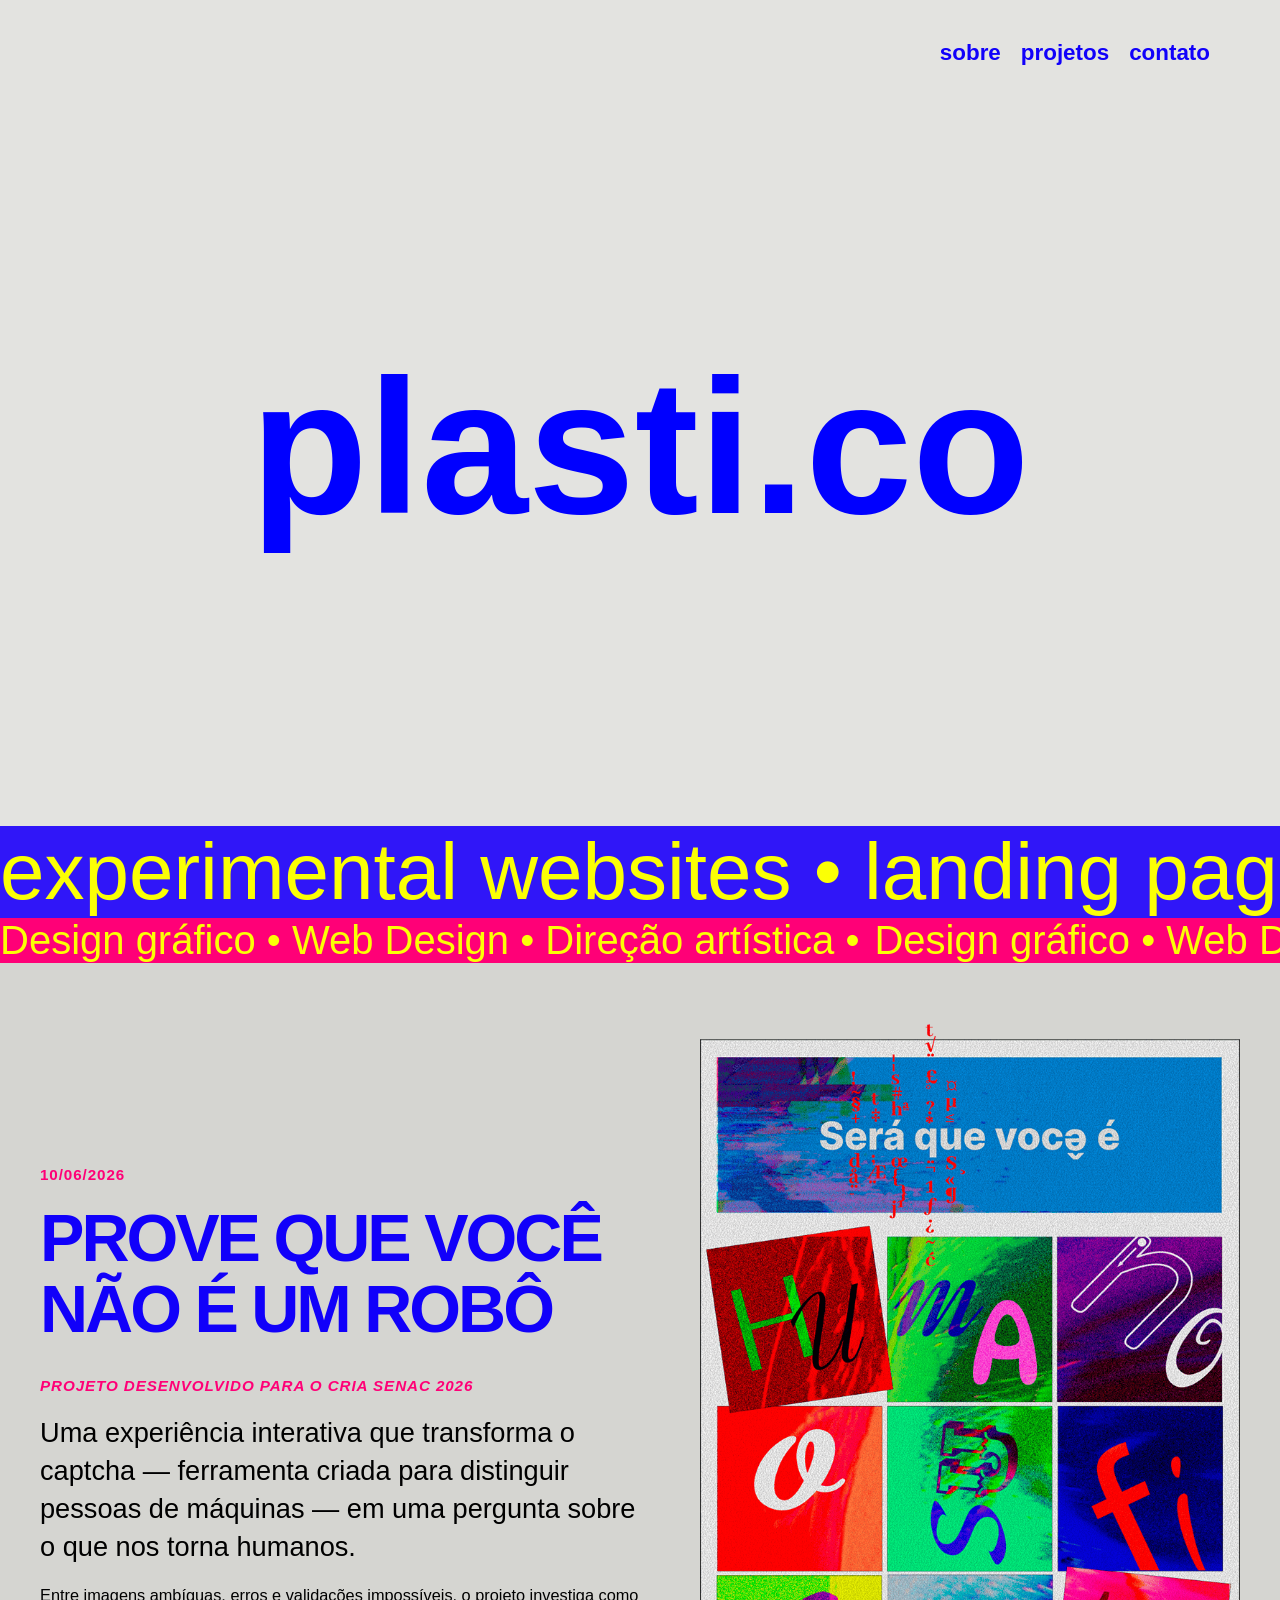
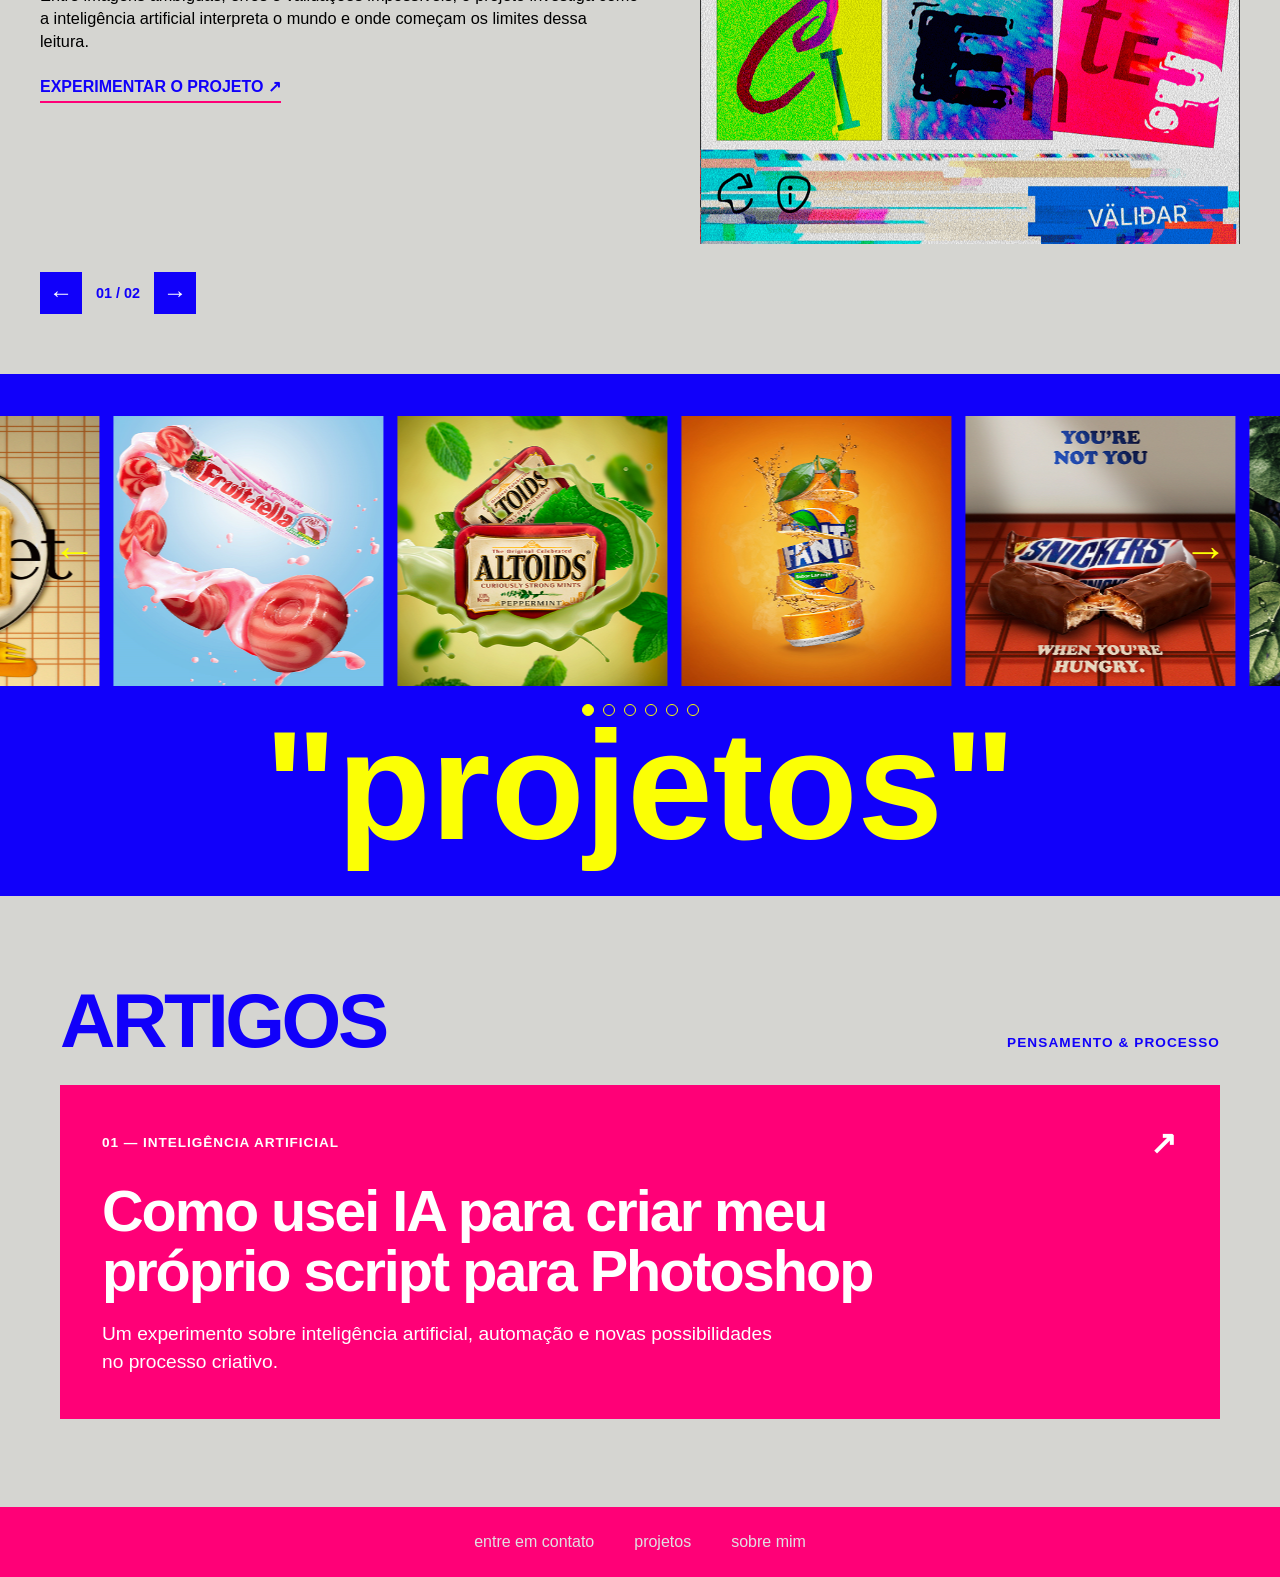
<file: index.html>
<!DOCTYPE html>
<html>
<head>
    <meta charset="UTF-8">
    <!--Faz o site usar a largura real da tela do dispositivo (importante para responsividade/mobile)-->
    <meta name="viewport" content="width=device-width, initial-scale=1">
    <title>plasti.co</title>

    <link rel="stylesheet" href="style.css?v=projects-carousel-2">
</head>

<body>

<header>
    <nav>
        <a href="sobre.html">sobre</a>
        <a href="projetos.html">projetos</a>
        <a href="contato.html">contato</a>
    </nav>

    <section class="hero">
        <h1>plasti.co</h1>
    </section>

</header>

<main>
    <div class="track-limite">
        <div class="track">
            <span>experimental websites • landing pages • digital experiences •</span>
            <span>experimental websites • landing pages • digital experiences •</span>
        </div>
   
        <div class="track-02">
            <span>Design gráfico • Web Design • Direção artística •</span>
            <span>Design gráfico • Web Design • Direção artística •</span>
            <span>Design gráfico • Web Design • Direção artística •</span>
            <span>Design gráfico • Web Design • Direção artística •</span>
        </div>
    </div>

    <section class="last-project" aria-label="Projetos em destaque">
        <div class="featured-carousel" id="featured-carousel">
            <article class="featured-slide is-active" aria-hidden="false">
                <div class="project-content">
                    <p>10/06/2026</p>
                    <div class="project-title"><h2>PROVE QUE VOCÊ NÃO É UM ROBÔ</h2></div>
                    <p><span>PROJETO DESENVOLVIDO PARA O CRIA SENAC 2026</span></p>
                    <div class="project-frist-p"><p>Uma experiência interativa que transforma o captcha — ferramenta criada para distinguir pessoas de máquinas — em uma pergunta sobre o que nos torna humanos.</p></div>
                    <div class="project-second-p"><p>Entre imagens ambíguas, erros e validações impossíveis, o projeto investiga como a inteligência artificial interpreta o mundo e onde começam os limites dessa leitura.</p></div>
                    <a class="featured-visit" href="https://csdoo.github.io/captcha/" target="_blank" rel="noopener">EXPERIMENTAR O PROJETO ↗</a>
                </div>
                <div class="project-image"><a href="https://csdoo.github.io/captcha/" target="_blank" rel="noopener"><img src="imagem/last-project.png" alt="Captura visual do projeto interativo Prove que você não é um robô"></a></div>
            </article>
            <article class="featured-slide" aria-hidden="true" inert>
                <div class="project-content">
                    <p>PROJETO AUTORAL · WEB DESIGN</p>
                    <div class="project-title"><h2>UM UNIVERSO PARA COELHOS</h2></div>
                    <p><span>INFORMAÇÃO, CUIDADO E CULTURA DIGITAL</span></p>
                    <div class="project-frist-p"><p>Um guia digital que reúne raças, curiosidades e orientações sobre o cuidado responsável com coelhos.</p></div>
                    <div class="project-second-p"><p>Com uma linguagem visual inspirada na estética de interfaces retrô, o site transforma conteúdo educativo em uma experiência gráfica, direta e cheia de personalidade.</p></div>
                    <a class="featured-visit" href="https://csdoo.github.io/coelhos/" target="_blank" rel="noopener">VISITAR O SITE ↗</a>
                </div>
                <div class="project-image"><a href="https://csdoo.github.io/coelhos/" target="_blank" rel="noopener"><img src="imagem/coelhos-project.jpg" alt="Arte de apresentação do site Coelhos, com fundo azul, tipografia monoespaçada e ilustração de um coelho branco"></a></div>
            </article>
            <div class="featured-controls">
                <button type="button" class="featured-prev" aria-label="Projeto anterior">←</button>
                <span class="featured-counter" aria-live="polite">01 / 02</span>
                <button type="button" class="featured-next" aria-label="Próximo projeto">→</button>
            </div>
        </div>
    </section>

    <section class="projects" aria-label="Projetos">
        <div class="projects-carousel" id="projects-carousel">
            <button class="projects-arrow projects-prev" type="button" aria-label="Projetos anteriores">←</button>
            <div class="projects-viewport">
                <div class="projects-gallery">
                    <a href="projeto-1.html"><img src="imagem/project-1.png" alt="Projeto Fruit-tella"></a>
                    <a href="projeto-2.html"><img src="imagem/project-2.png" alt="Projeto Altoids"></a>
                    <a href="projeto-3.html"><img src="imagem/project-3.png" alt="Projeto Fanta"></a>
                    <a href="projeto-4.html"><img src="imagem/project-4.png" alt="Projeto Snickers"></a>
                    <a href="projeto-5.html"><img src="imagem/project-5.png" alt="Projeto Nivea"></a>
                    <a href="projeto-6.html"><img src="imagem/project-6.png" alt="Projeto visual de panqueca"></a>
                </div>
            </div>
            <button class="projects-arrow projects-next" type="button" aria-label="Próximos projetos">→</button>
        </div>
        <div class="projects-pagination" aria-label="Selecionar projeto"></div>
        <h2>"projetos"</h2>
    </section>

    <section class="articles" aria-labelledby="articles-title">
        <div class="articles-inner">
            <div class="articles-heading">
                <h2 id="articles-title">ARTIGOS</h2>
                <p>PENSAMENTO &amp; PROCESSO</p>
            </div>
            <a class="article-strip" href="https://www.linkedin.com/pulse/como-usei-ia-para-criar-meu-pr%C3%B3prio-script-photoshop-simonato-hoamf/" target="_blank" rel="noopener noreferrer">
                <div class="article-meta">
                    <span>01 — INTELIGÊNCIA ARTIFICIAL</span>
                    <span class="article-arrow" aria-hidden="true">↗</span>
                </div>
                <h3>Como usei IA para criar meu próprio script para Photoshop</h3>
                <p>Um experimento sobre inteligência artificial, automação e novas possibilidades no processo criativo.</p>
            </a>
        </div>
    </section>

</main>

<footer>
    <section class="rodape">
        <div class="rodape-texto">
            <a href="contato.html">entre em contato </a>
            <a href="projetos.html">projetos </a>
            <a href="sobre.html">sobre mim</a>
        </div>
    </section>
</footer>

<script src="featured-carousel.js" defer></script>
<script src="projects-carousel.js" defer></script>
</body>
</file>
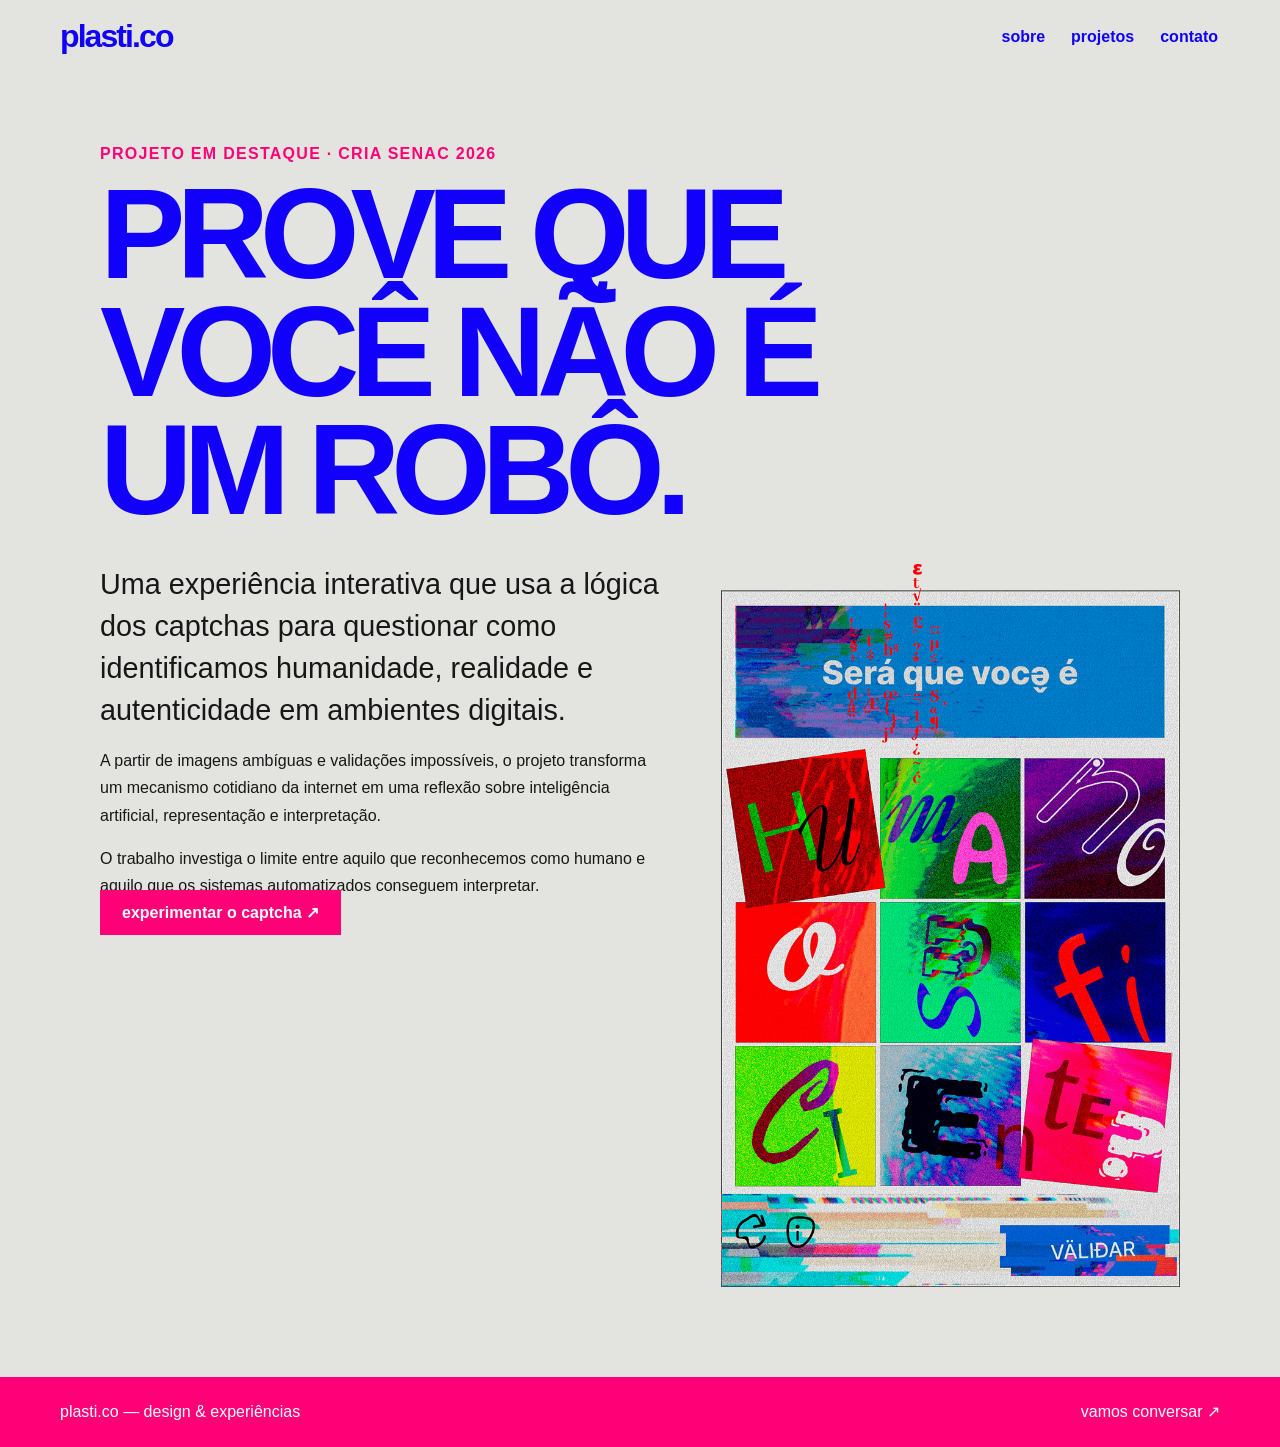
<file: captcha.html>
<!DOCTYPE html>
<html lang="pt-BR">
<head>
<meta charset="UTF-8">
<meta name="viewport" content="width=device-width, initial-scale=1">
<meta name="description" content="Portfólio de direção de arte, design gráfico e experiências digitais.">
<title>plasti.co — Captcha</title>
<link rel="stylesheet" href="style.css">
<link rel="stylesheet" href="pages.css">

</head>
<body>
<header class="site-header">
<a class="site-logo" href="index.html">plasti.co</a>
<nav class="site-nav" aria-label="Navegação principal">
<a href="sobre.html">sobre</a><a href="projetos.html">projetos</a><a href="contato.html">contato</a>
</nav>
</header>
<main class="page-main">
<p class="page-kicker">projeto em destaque · CRIA Senac 2026</p>
<h1 class="page-title">PROVE QUE<br>VOCÊ NÃO É<br>UM ROBÔ.</h1>
<div class="project-detail">
<div class="project-detail__text">
<p class="page-lead">Uma experiência interativa que usa a lógica dos captchas para questionar como identificamos humanidade, realidade e autenticidade em ambientes digitais.</p>
<p>A partir de imagens ambíguas e validações impossíveis, o projeto transforma um mecanismo cotidiano da internet em uma reflexão sobre inteligência artificial, representação e interpretação.</p>
<p>O trabalho investiga o limite entre aquilo que reconhecemos como humano e aquilo que os sistemas automatizados conseguem interpretar.</p>
<a class="primary-link" href="https://simonato.design/captcha/" target="_blank" rel="noopener">experimentar o captcha ↗</a>
</div>
<img src="imagem/last-project.png" alt="Imagem do projeto interativo de captcha">
</div>
</main>
<footer class="page-footer"><span>plasti.co — design & experiências</span><a href="contato.html">vamos conversar ↗</a></footer>
</body>
</html>
</file>
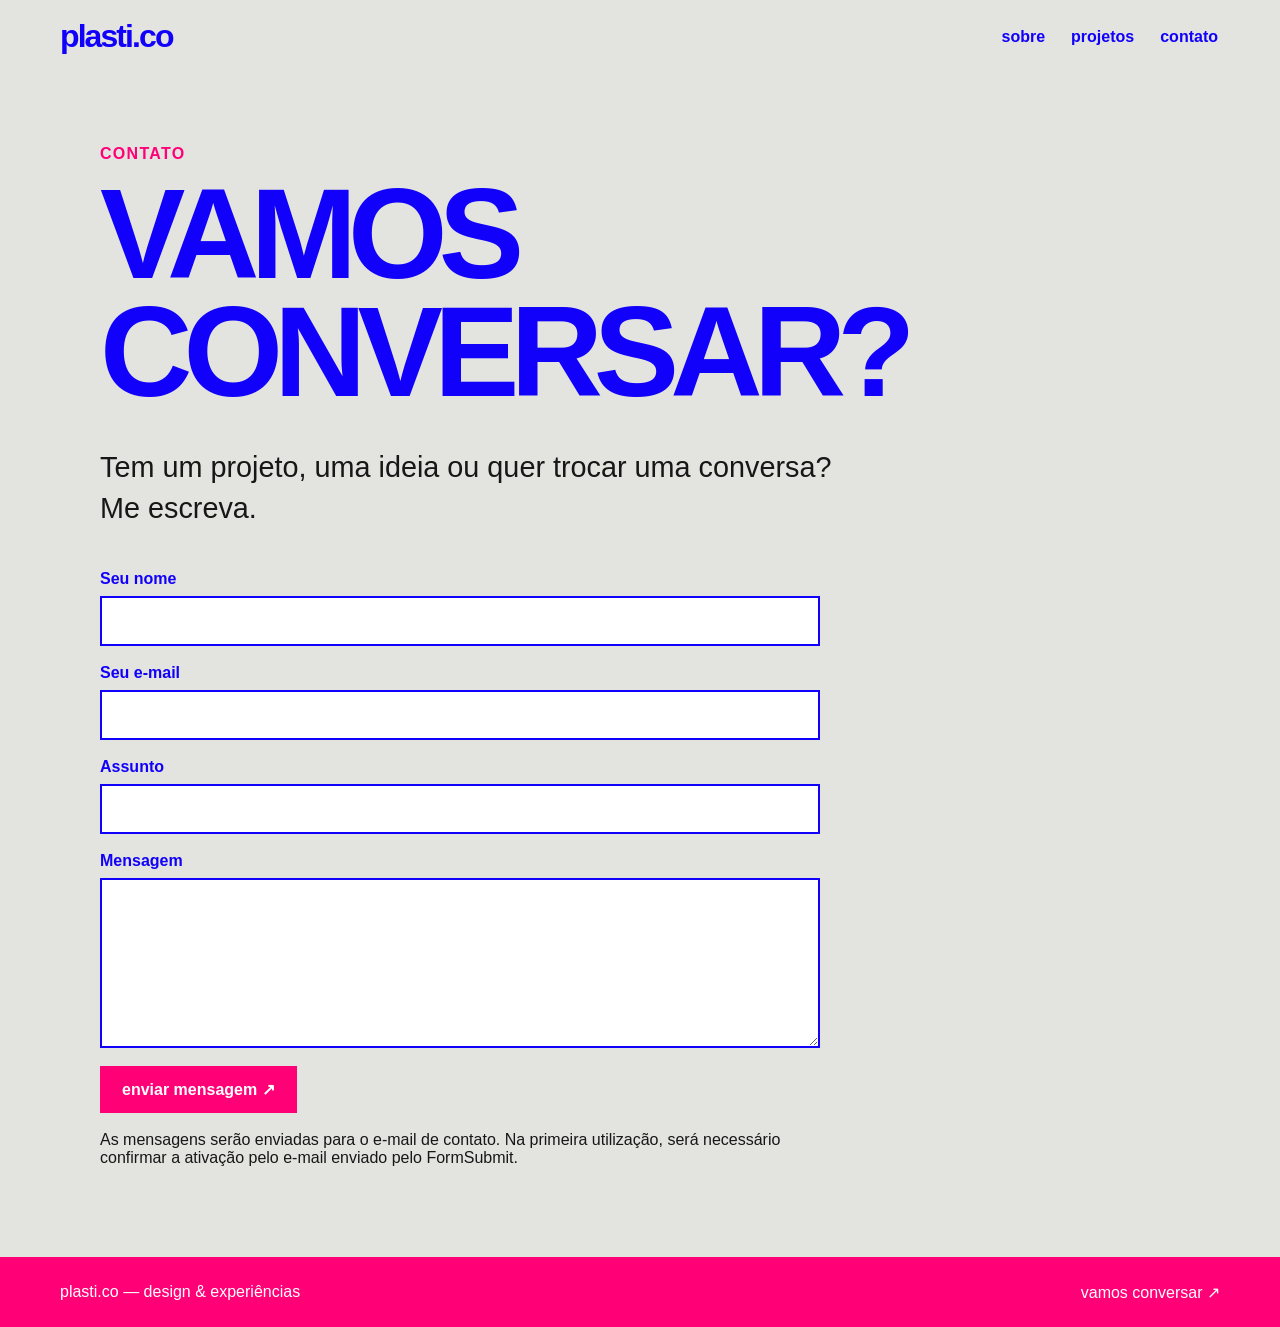
<file: contato.html>
<!DOCTYPE html>
<html lang="pt-BR">
<head>
<meta charset="UTF-8">
<meta name="viewport" content="width=device-width, initial-scale=1">
<meta name="description" content="Portfólio de direção de arte, design gráfico e experiências digitais.">
<title>plasti.co — Contato</title>
<link rel="stylesheet" href="style.css">
<link rel="stylesheet" href="pages.css">

</head>
<body>
<header class="site-header">
<a class="site-logo" href="index.html">plasti.co</a>
<nav class="site-nav" aria-label="Navegação principal">
<a href="sobre.html">sobre</a><a href="projetos.html">projetos</a><a href="contato.html">contato</a>
</nav>
</header>
<main class="page-main">
<p class="page-kicker">contato</p>
<h1 class="page-title">VAMOS<br>CONVERSAR?</h1>
<p class="page-lead">Tem um projeto, uma ideia ou quer trocar uma conversa? Me escreva.</p>
<form class="contact-form" id="contact-form" action="https://formsubmit.co/catasimonato@gmail.com" method="POST">
<input type="hidden" name="_subject" value="Nova mensagem pelo portfólio plasti.co">
<input type="hidden" name="_template" value="table">
<input type="text" name="_honey" style="display:none" tabindex="-1" autocomplete="off">
<label>Seu nome<input type="text" name="name" autocomplete="name" required></label>
<label>Seu e-mail<input type="email" name="email" autocomplete="email" required></label>
<label>Assunto<input type="text" name="subject" required></label>
<label>Mensagem<textarea name="message" required></textarea></label>
<button type="submit">enviar mensagem ↗</button>
<p id="form-status" role="status">As mensagens serão enviadas para o e-mail de contato. Na primeira utilização, será necessário confirmar a ativação pelo e-mail enviado pelo FormSubmit.</p>
</form>
</main>
<footer class="page-footer"><span>plasti.co — design & experiências</span><a href="contato.html">vamos conversar ↗</a></footer>
</body>
</html>
</file>
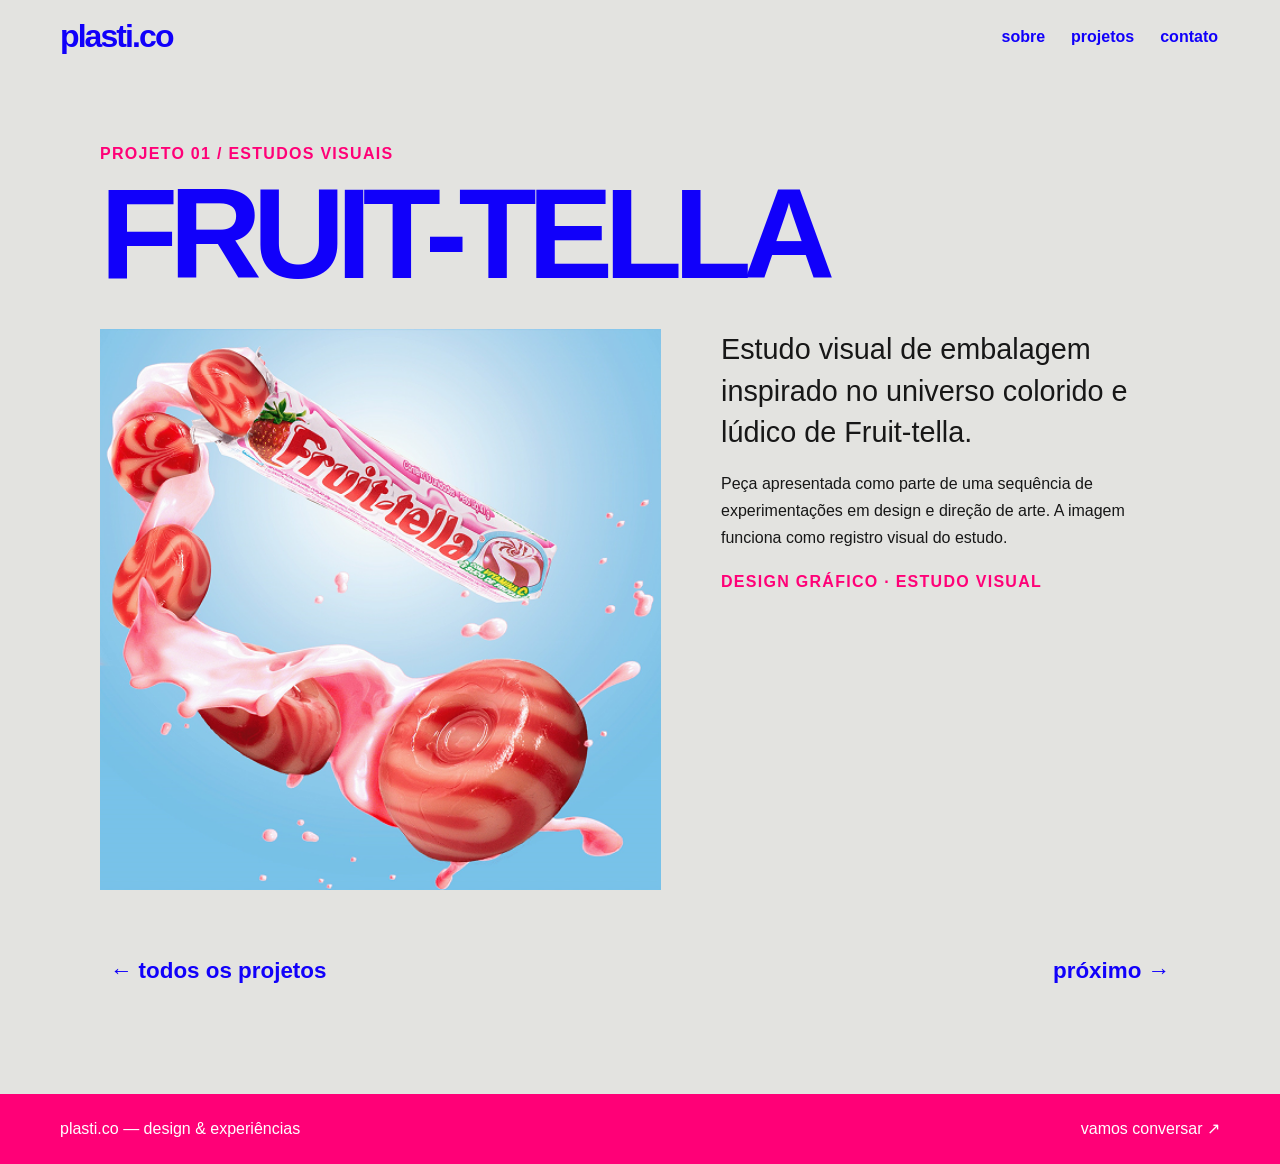
<file: projeto-1.html>
<!DOCTYPE html>
<html lang="pt-BR"><head><meta charset="UTF-8"><meta name="viewport" content="width=device-width, initial-scale=1">
<title>plasti.co — Fruit-tella</title><link rel="stylesheet" href="style.css"><link rel="stylesheet" href="pages.css"></head><body>
<header class="site-header"><a class="site-logo" href="index.html">plasti.co</a><nav class="site-nav" aria-label="Navegação principal"><a href="sobre.html">sobre</a><a href="projetos.html">projetos</a><a href="contato.html">contato</a></nav></header><main class="page-main"><p class="page-kicker">projeto 01 / estudos visuais</p><h1 class="page-title">FRUIT-TELLA</h1><div class="project-detail"><img src="imagem/project-1.png" alt="Fruit-tella — imagem do projeto"><div class="project-detail__text"><p class="page-lead">Estudo visual de embalagem inspirado no universo colorido e lúdico de Fruit-tella.</p><p>Peça apresentada como parte de uma sequência de experimentações em design e direção de arte. A imagem funciona como registro visual do estudo.</p><p class="page-kicker">design gráfico · estudo visual</p></div></div><nav class="project-nav" aria-label="Navegação entre projetos"><a href="projetos.html">← todos os projetos</a><a href="projeto-2.html">próximo →</a></nav></main><footer class="page-footer"><span>plasti.co — design & experiências</span><a href="contato.html">vamos conversar ↗</a></footer></body></html>
</file>
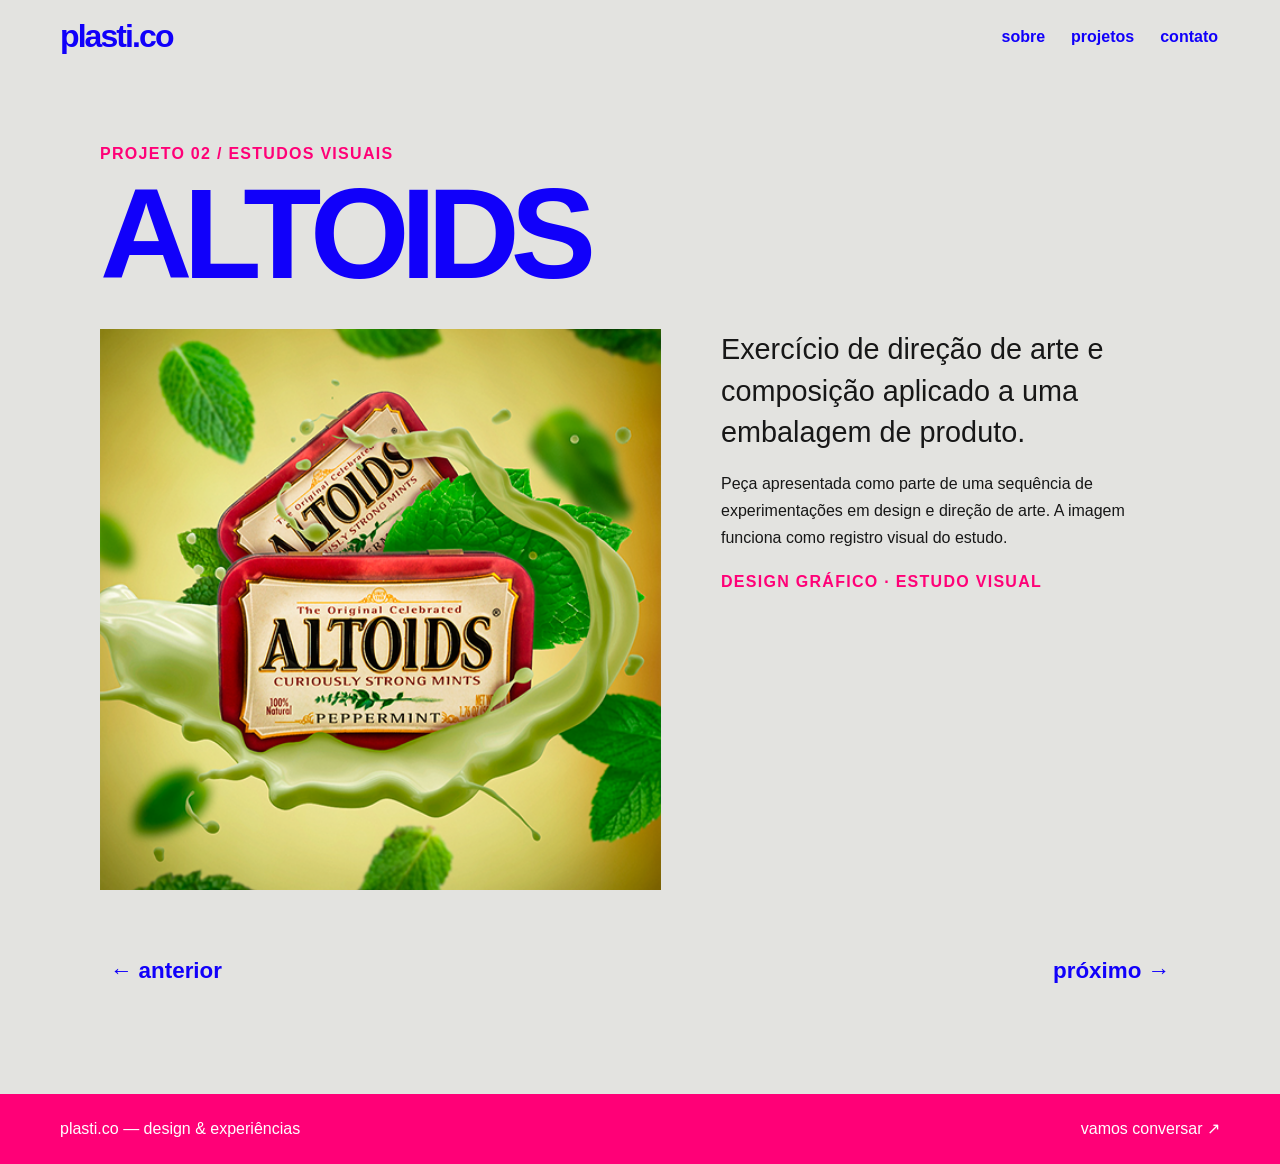
<file: projeto-2.html>
<!DOCTYPE html>
<html lang="pt-BR"><head><meta charset="UTF-8"><meta name="viewport" content="width=device-width, initial-scale=1">
<title>plasti.co — Altoids</title><link rel="stylesheet" href="style.css"><link rel="stylesheet" href="pages.css"></head><body>
<header class="site-header"><a class="site-logo" href="index.html">plasti.co</a><nav class="site-nav" aria-label="Navegação principal"><a href="sobre.html">sobre</a><a href="projetos.html">projetos</a><a href="contato.html">contato</a></nav></header><main class="page-main"><p class="page-kicker">projeto 02 / estudos visuais</p><h1 class="page-title">ALTOIDS</h1><div class="project-detail"><img src="imagem/project-2.png" alt="Altoids — imagem do projeto"><div class="project-detail__text"><p class="page-lead">Exercício de direção de arte e composição aplicado a uma embalagem de produto.</p><p>Peça apresentada como parte de uma sequência de experimentações em design e direção de arte. A imagem funciona como registro visual do estudo.</p><p class="page-kicker">design gráfico · estudo visual</p></div></div><nav class="project-nav" aria-label="Navegação entre projetos"><a href="projeto-1.html">← anterior</a><a href="projeto-3.html">próximo →</a></nav></main><footer class="page-footer"><span>plasti.co — design & experiências</span><a href="contato.html">vamos conversar ↗</a></footer></body></html>
</file>
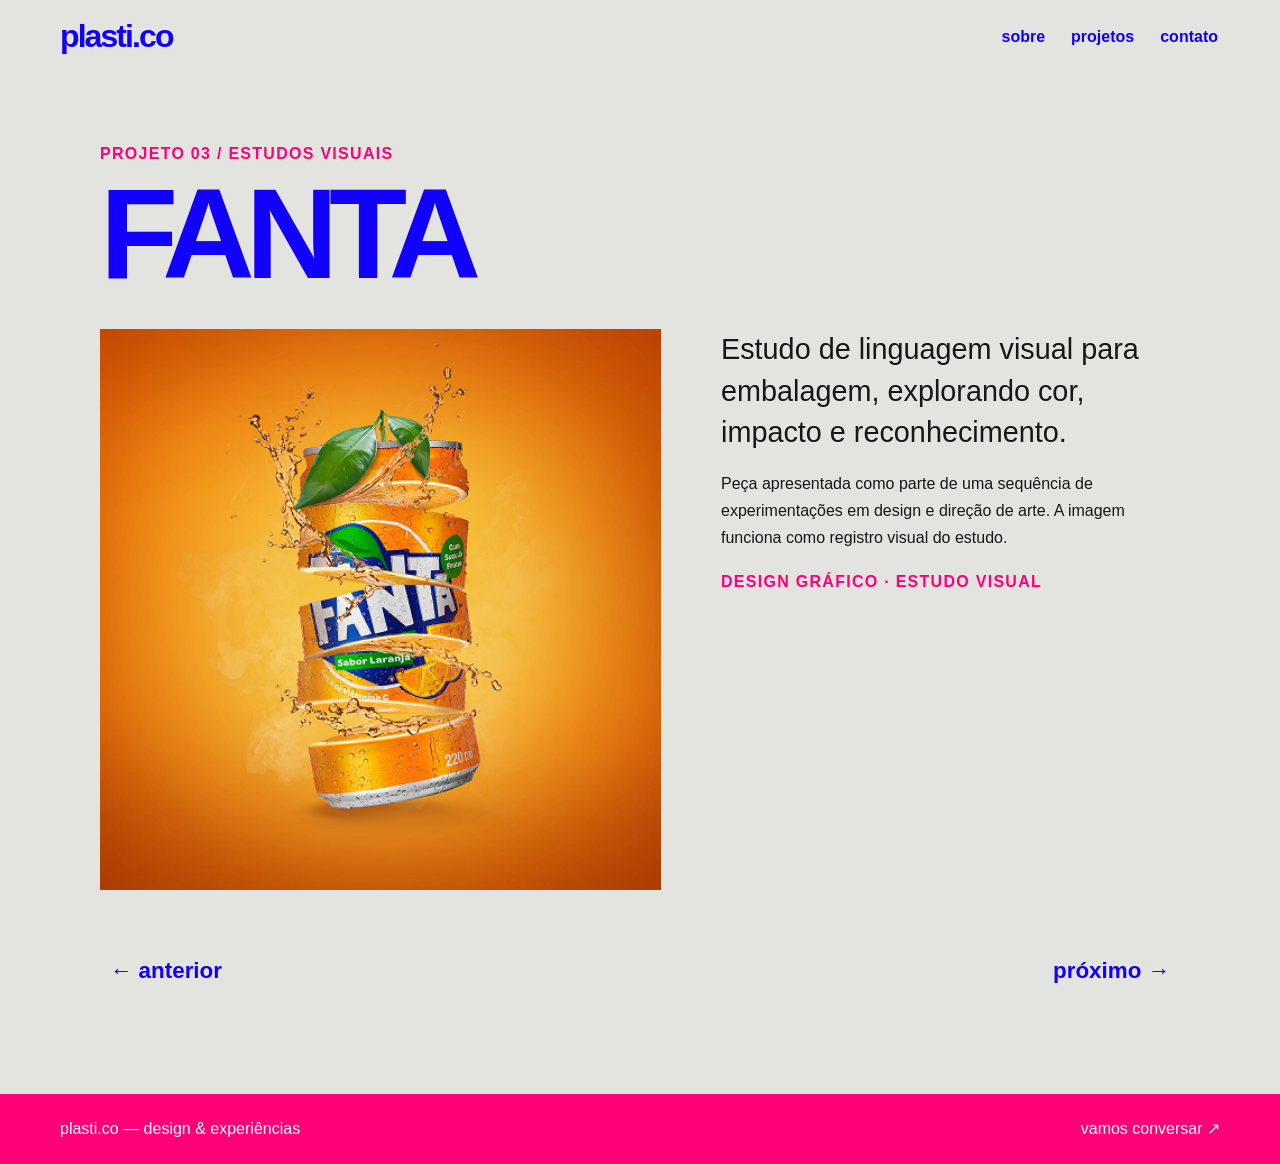
<file: projeto-3.html>
<!DOCTYPE html>
<html lang="pt-BR"><head><meta charset="UTF-8"><meta name="viewport" content="width=device-width, initial-scale=1">
<title>plasti.co — Fanta</title><link rel="stylesheet" href="style.css"><link rel="stylesheet" href="pages.css"></head><body>
<header class="site-header"><a class="site-logo" href="index.html">plasti.co</a><nav class="site-nav" aria-label="Navegação principal"><a href="sobre.html">sobre</a><a href="projetos.html">projetos</a><a href="contato.html">contato</a></nav></header><main class="page-main"><p class="page-kicker">projeto 03 / estudos visuais</p><h1 class="page-title">FANTA</h1><div class="project-detail"><img src="imagem/project-3.png" alt="Fanta — imagem do projeto"><div class="project-detail__text"><p class="page-lead">Estudo de linguagem visual para embalagem, explorando cor, impacto e reconhecimento.</p><p>Peça apresentada como parte de uma sequência de experimentações em design e direção de arte. A imagem funciona como registro visual do estudo.</p><p class="page-kicker">design gráfico · estudo visual</p></div></div><nav class="project-nav" aria-label="Navegação entre projetos"><a href="projeto-2.html">← anterior</a><a href="projeto-4.html">próximo →</a></nav></main><footer class="page-footer"><span>plasti.co — design & experiências</span><a href="contato.html">vamos conversar ↗</a></footer></body></html>
</file>
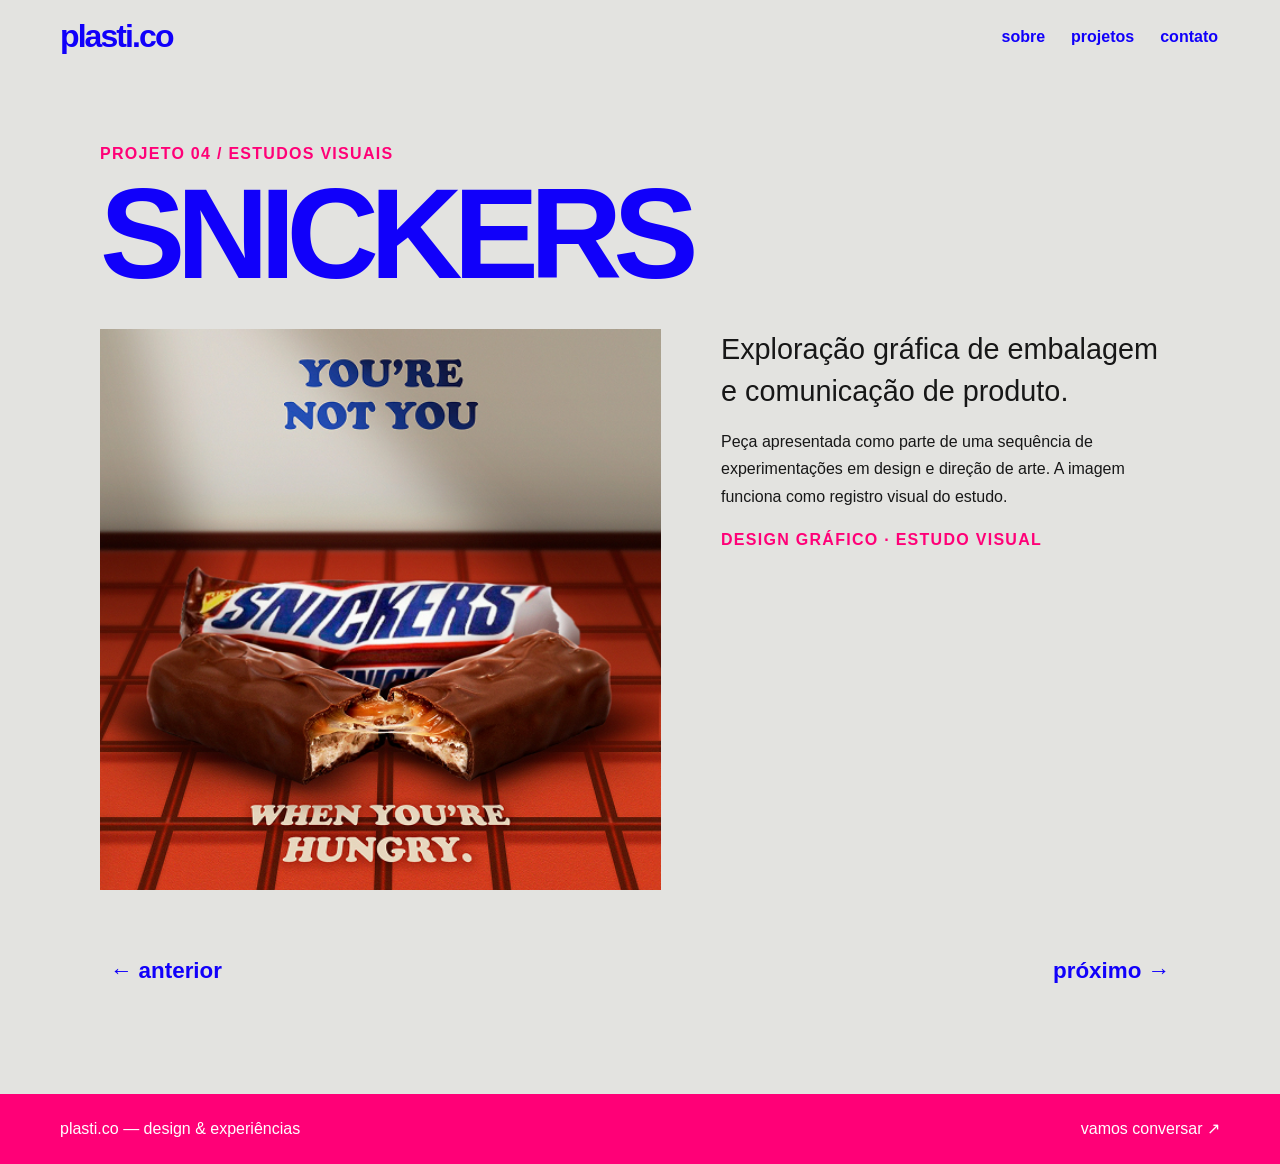
<file: projeto-4.html>
<!DOCTYPE html>
<html lang="pt-BR"><head><meta charset="UTF-8"><meta name="viewport" content="width=device-width, initial-scale=1">
<title>plasti.co — Snickers</title><link rel="stylesheet" href="style.css"><link rel="stylesheet" href="pages.css"></head><body>
<header class="site-header"><a class="site-logo" href="index.html">plasti.co</a><nav class="site-nav" aria-label="Navegação principal"><a href="sobre.html">sobre</a><a href="projetos.html">projetos</a><a href="contato.html">contato</a></nav></header><main class="page-main"><p class="page-kicker">projeto 04 / estudos visuais</p><h1 class="page-title">SNICKERS</h1><div class="project-detail"><img src="imagem/project-4.png" alt="Snickers — imagem do projeto"><div class="project-detail__text"><p class="page-lead">Exploração gráfica de embalagem e comunicação de produto.</p><p>Peça apresentada como parte de uma sequência de experimentações em design e direção de arte. A imagem funciona como registro visual do estudo.</p><p class="page-kicker">design gráfico · estudo visual</p></div></div><nav class="project-nav" aria-label="Navegação entre projetos"><a href="projeto-3.html">← anterior</a><a href="projeto-5.html">próximo →</a></nav></main><footer class="page-footer"><span>plasti.co — design & experiências</span><a href="contato.html">vamos conversar ↗</a></footer></body></html>
</file>
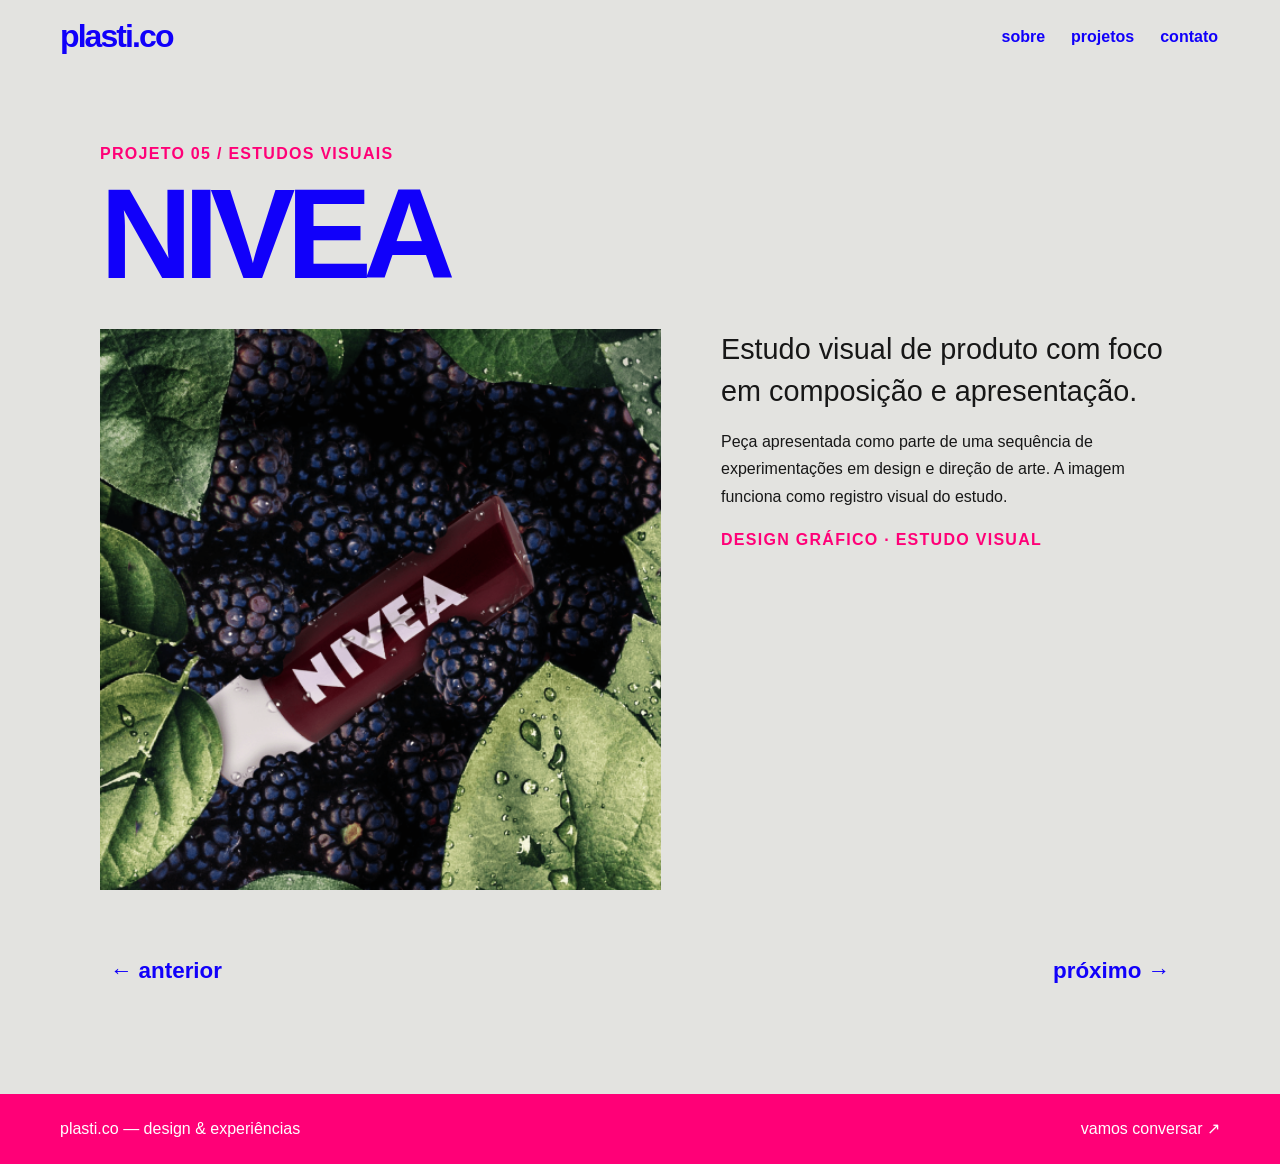
<file: projeto-5.html>
<!DOCTYPE html>
<html lang="pt-BR"><head><meta charset="UTF-8"><meta name="viewport" content="width=device-width, initial-scale=1">
<title>plasti.co — Nivea</title><link rel="stylesheet" href="style.css"><link rel="stylesheet" href="pages.css"></head><body>
<header class="site-header"><a class="site-logo" href="index.html">plasti.co</a><nav class="site-nav" aria-label="Navegação principal"><a href="sobre.html">sobre</a><a href="projetos.html">projetos</a><a href="contato.html">contato</a></nav></header><main class="page-main"><p class="page-kicker">projeto 05 / estudos visuais</p><h1 class="page-title">NIVEA</h1><div class="project-detail"><img src="imagem/project-5.png" alt="Nivea — imagem do projeto"><div class="project-detail__text"><p class="page-lead">Estudo visual de produto com foco em composição e apresentação.</p><p>Peça apresentada como parte de uma sequência de experimentações em design e direção de arte. A imagem funciona como registro visual do estudo.</p><p class="page-kicker">design gráfico · estudo visual</p></div></div><nav class="project-nav" aria-label="Navegação entre projetos"><a href="projeto-4.html">← anterior</a><a href="projeto-6.html">próximo →</a></nav></main><footer class="page-footer"><span>plasti.co — design & experiências</span><a href="contato.html">vamos conversar ↗</a></footer></body></html>
</file>
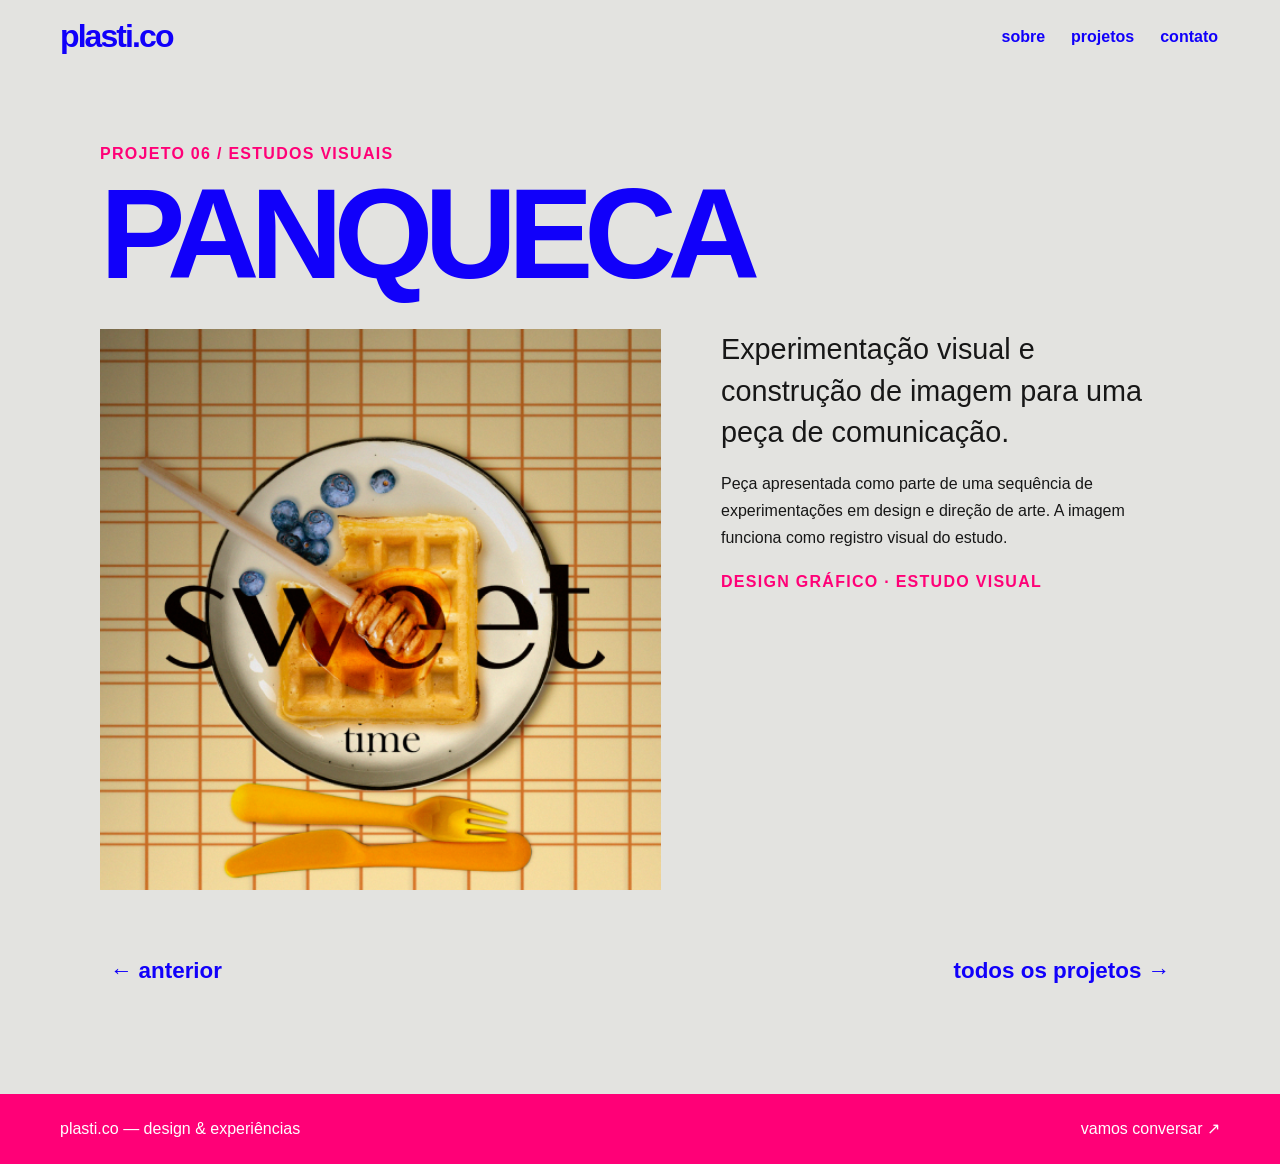
<file: projeto-6.html>
<!DOCTYPE html>
<html lang="pt-BR"><head><meta charset="UTF-8"><meta name="viewport" content="width=device-width, initial-scale=1">
<title>plasti.co — Panqueca</title><link rel="stylesheet" href="style.css"><link rel="stylesheet" href="pages.css"></head><body>
<header class="site-header"><a class="site-logo" href="index.html">plasti.co</a><nav class="site-nav" aria-label="Navegação principal"><a href="sobre.html">sobre</a><a href="projetos.html">projetos</a><a href="contato.html">contato</a></nav></header><main class="page-main"><p class="page-kicker">projeto 06 / estudos visuais</p><h1 class="page-title">PANQUECA</h1><div class="project-detail"><img src="imagem/project-6.png" alt="Panqueca — imagem do projeto"><div class="project-detail__text"><p class="page-lead">Experimentação visual e construção de imagem para uma peça de comunicação.</p><p>Peça apresentada como parte de uma sequência de experimentações em design e direção de arte. A imagem funciona como registro visual do estudo.</p><p class="page-kicker">design gráfico · estudo visual</p></div></div><nav class="project-nav" aria-label="Navegação entre projetos"><a href="projeto-5.html">← anterior</a><a href="projetos.html">todos os projetos →</a></nav></main><footer class="page-footer"><span>plasti.co — design & experiências</span><a href="contato.html">vamos conversar ↗</a></footer></body></html>
</file>
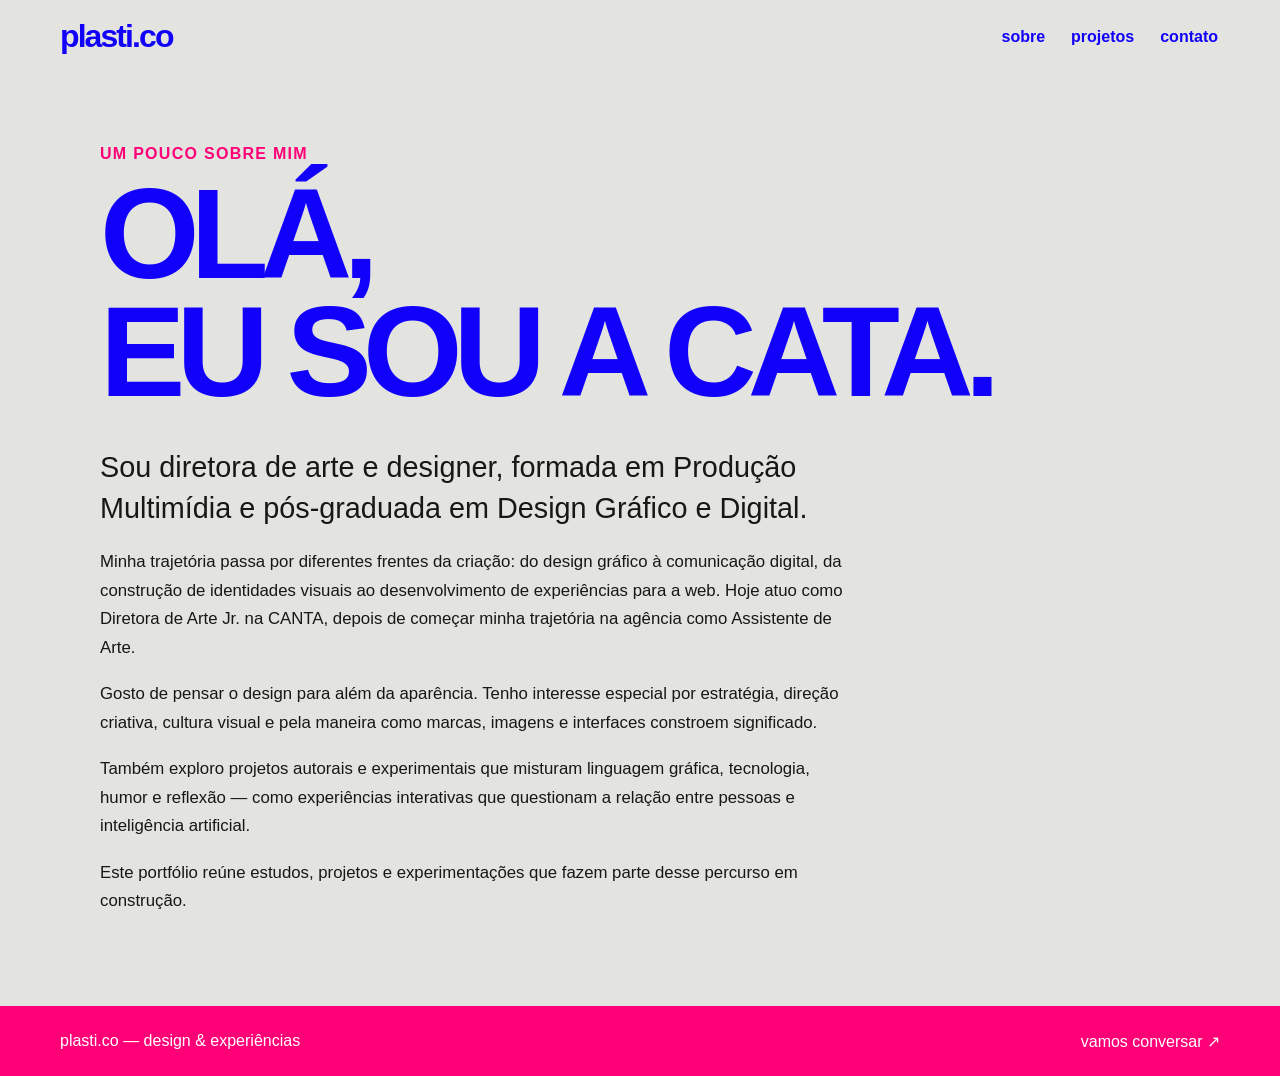
<file: sobre.html>
<!DOCTYPE html>
<html lang="pt-BR">
<head>
<meta charset="UTF-8">
<meta name="viewport" content="width=device-width, initial-scale=1">
<meta name="description" content="Portfólio de direção de arte, design gráfico e experiências digitais.">
<title>plasti.co — Sobre</title>
<link rel="stylesheet" href="style.css">
<link rel="stylesheet" href="pages.css">

</head>
<body>
<header class="site-header">
<a class="site-logo" href="index.html">plasti.co</a>
<nav class="site-nav" aria-label="Navegação principal">
<a href="sobre.html">sobre</a><a href="projetos.html">projetos</a><a href="contato.html">contato</a>
</nav>
</header>
<main class="page-main">
<p class="page-kicker">um pouco sobre mim</p>
<h1 class="page-title">OLÁ,<br>EU SOU A CATA.</h1>
<div class="page-copy">
<p class="page-lead">Sou diretora de arte e designer, formada em Produção Multimídia e pós-graduada em Design Gráfico e Digital.</p>
<p>Minha trajetória passa por diferentes frentes da criação: do design gráfico à comunicação digital, da construção de identidades visuais ao desenvolvimento de experiências para a web. Hoje atuo como Diretora de Arte Jr. na CANTA, depois de começar minha trajetória na agência como Assistente de Arte.</p>
<p>Gosto de pensar o design para além da aparência. Tenho interesse especial por estratégia, direção criativa, cultura visual e pela maneira como marcas, imagens e interfaces constroem significado.</p>
<p>Também exploro projetos autorais e experimentais que misturam linguagem gráfica, tecnologia, humor e reflexão — como experiências interativas que questionam a relação entre pessoas e inteligência artificial.</p>
<p>Este portfólio reúne estudos, projetos e experimentações que fazem parte desse percurso em construção.</p>
</div>
</main>
<footer class="page-footer"><span>plasti.co — design & experiências</span><a href="contato.html">vamos conversar ↗</a></footer>
</body>
</html>
</file>
<file: style.css>
/* RESET */

* {
    
    margin: 0;
    padding: 0;
    box-sizing: border-box;
}

/* GERAL */

body {

    background-color: #e3e3e0;
    font-family: Arial, Helvetica, sans-serif;
}

/* HEADER */

header {

    padding: 20px 60px;
}

nav {

    display: flex;
    justify-content: flex-end;
    align-items: center;
}

nav a {

    text-decoration: none;
    font-size: 1.4rem;
    font-weight: bold;
    padding: 20px 10px;
    color:#1100fa

}
nav a:hover {

    color:#fbff00;
    background-color:#ff0077;
}

/* HERO */

.hero {

    min-height: 80vh;
    display: flex;
    justify-content: center;
    align-items: center;
}

.hero h1 {

    color: blue;
    font-size: clamp(2rem, 16vw, 12rem);
    font-weight: bold;
    
}

/* INTRO */

.track-limite{

    width: 100%;
    overflow: hidden;
}
.track {

    color: #fbff05;
    display: flex;
    width: max-content;
    animation: marquee 12s linear infinite;
    background-color: rgb(48, 22, 248);
}
.track-02 {

    color: #fbff05;
    display: flex;
    width: max-content;
    animation: marquee 15s linear infinite;
    background-color: #ff0077;
}

.track-02 span {

    font-size: 40px;
    white-space: nowrap;
    padding-right: 15px;
}

.track span {

    font-size: 80px;
    white-space: nowrap;
    padding-right: 15px;
}

@keyframes marquee {
  from {
    transform: translateX(0);
  }

  to {
    transform: translateX(-50%);
  }
}

/* PROJETO EM DESTAQUE */

.last-project {
    background-color: #d5d5d1;

    max-width: 1200px;
    margin: 80px auto;

    display: flex;
    gap: 60px;

    align-items: center;
    justify-content: center;

    padding: 0 60px;
}

.project-content {

    flex: 1;
}

.project-title{

    color: #1100fa;
}
.project-content h2 {

    font-size: 3rem;
    margin-bottom: 20px;
}

.project-content p {

    margin-bottom: 12px;
    line-height: 1.4;
}

.project-frist-p {

    font-size: 24px;
}

.project-second-p {

    font-size: 16px;
}

.project-image {

    flex: 1;
}

.project-content span {

 font-style: italic;
}

.project-image img {

    width: 100%;
    display: block;
}

/* GALERIA */

/* GALERIA DE PROJETOS */
.projects{width:100%;max-width:none;margin:0;padding:42px 0 34px;background:#1100fa;color:#fbff05;overflow:hidden}
.projects-carousel{position:relative;width:100%}
.projects-viewport{width:100%;overflow:hidden}
.projects-gallery{display:flex;align-items:center;gap:14px;width:max-content;padding:0;will-change:transform;transition:transform 480ms cubic-bezier(.22,.7,.25,1)}
.projects-gallery a{display:block;flex:0 0 clamp(190px,22vw,270px);aspect-ratio:1/1;overflow:hidden}
.projects-gallery img{display:block;width:100%;height:100%;object-fit:cover;transition:transform 260ms cubic-bezier(.2,.8,.2,1)}
.projects-gallery a:hover img,.projects-gallery a:focus-visible img{transform:scale(1.05)}
.projects-arrow{position:absolute;z-index:2;top:50%;transform:translateY(-50%);border:0;padding:8px 14px;background:transparent;color:#fbff05;font:inherit;font-size:clamp(28px,4vw,44px);line-height:1;cursor:pointer}
.projects-prev{left:clamp(8px,3vw,42px)}.projects-next{right:clamp(8px,3vw,42px)}
.projects-arrow:hover,.projects-arrow:focus-visible{color:#ff0077}
.projects-pagination{display:flex;justify-content:center;align-items:center;gap:9px;margin:18px 0 0}
.projects-pagination button{width:12px;height:12px;padding:0;border:1.5px solid #fbff05;border-radius:50%;background:transparent;cursor:pointer}
.projects-pagination button[aria-current="true"]{background:#fbff05}
.projects h2{color:#fbff05;text-align:center;font-size:clamp(2rem,12vw,12rem);line-height:.95;position:relative;top:-2px;margin:0}
@media(max-width:760px){.projects{padding:30px 0 28px}.projects-gallery{gap:10px}.projects-gallery a{flex-basis:72vw}.projects-arrow{font-size:30px;padding:6px}.projects-prev{left:4px}.projects-next{right:4px}.projects-pagination{margin:14px 0 4px}}
@media(prefers-reduced-motion:reduce){.projects-gallery{transition:none}.projects-gallery img{transition:none}}

/* FOOTER */

footer {

    background-color: #ff0077;
    display: flex;
    justify-content:center;
    align-items: center;
    height: 70px;
    font-size: 16px;
}
.rodape-texto {

    display: flex;
    gap: 40px;
}

.rodape-texto a {

    color: #e1e0e3;
    text-decoration:none;
}

.rodape-texto a:hover {

    color:#fbff00;
}


/* PROJETO EM DESTAQUE — MESMA HIERARQUIA DAS PÁGINAS INTERNAS */
.last-project {
    align-items: flex-start;
}

.project-content > p:first-child {
    color: #ff0077;
    font-size: .95rem;
    font-weight: 700;
    letter-spacing: .08em;
    margin-bottom: 18px;
}

.project-content h2 {
    color: #1100fa;
    font-size: clamp(3rem, 6vw, 5.5rem);
    line-height: 1.06;
    letter-spacing: -.045em;
    margin: 16px 0 34px;
}

.project-content > p:nth-of-type(2) {
    color: #ff0077;
    font-size: .95rem;
    font-weight: 700;
    letter-spacing: .04em;
    margin-bottom: 18px;
}

.project-frist-p {
    max-width: 760px;
    font-size: clamp(1.2rem, 2.4vw, 1.8rem);
    line-height: 1.45;
    margin-bottom: 18px;
}

.project-second-p {
    max-width: 760px;
    font-size: 1.05rem;
    line-height: 1.7;
}

.project-content p { margin-bottom: 0; }

@media (max-width: 760px) {
    .last-project {
        flex-direction: column;
        gap: 28px;
        padding-inline: 24px;
    }
    .project-content h2 { font-size: clamp(3rem, 12vw, 5rem); }
    .project-image { width: 100%; }
}

/* CARROSSEL DE PROJETOS EM DESTAQUE */
.last-project {
    display:block;
    width:100%;
    max-width:none;
    margin:0;
    padding:60px  max(24px, calc((100% - 1320px) / 2));
    background-color:#d5d5d1;
}
.featured-carousel {
    position:relative;
    max-width:1200px;
    margin:0 auto;
}
.featured-carousel { position:relative; }
.featured-slide {
    display:none;
    grid-template-columns:minmax(0,1fr) minmax(280px,.9fr);
    gap:clamp(28px,5vw,60px);
    align-items:center;
}
.featured-slide.is-active { display:grid; }
.featured-slide .project-content { min-width:0; }
.featured-slide .project-image img {
    width:100%;
    aspect-ratio:500 / 760;
    object-fit:cover;
    display:block;
}
.featured-slide .project-content h2 {
    color:#1100fa;
    font-size:clamp(2.8rem,5.2vw,5.2rem);
    line-height:1.06;
    letter-spacing:-.045em;
    margin:16px 0 30px;
}
.featured-slide .project-content > p:first-child,
.featured-slide .project-content > p:nth-of-type(2) {
    color:#ff0077;
    font-size:.95rem;
    font-weight:700;
    letter-spacing:.06em;
}
.featured-slide .project-frist-p {
    font-size:clamp(1.2rem,2.2vw,1.7rem);
    line-height:1.45;
    margin:18px 0;
}
.featured-slide .project-second-p { font-size:1.02rem; line-height:1.65; }
.featured-visit {
    display:inline-block;
    margin-top:24px;
    color:#1100fa;
    font-weight:700;
    text-decoration:none;
    border-bottom:2px solid #ff0077;
    padding-bottom:5px;
}
.featured-controls {
    display:flex;
    align-items:center;
    gap:14px;
    margin-top:28px;
}
.featured-controls button {
    width:42px;
    height:42px;
    border:0;
    background:#1100fa;
    color:#fff;
    font-size:1.5rem;
    cursor:pointer;
}
.featured-controls button:hover { background:#ff0077; }
.featured-counter { color:#1100fa; font-weight:700; font-size:.9rem; }
@media(max-width:760px) {
    .last-project { padding:40px 24px; }
    .featured-slide.is-active { grid-template-columns:1fr; }
    .featured-slide .project-image { width:min(100%,480px); margin-inline:auto; }
    .featured-slide .project-content h2 { font-size:clamp(2.8rem,12vw,4.8rem); }
}


/* ARTIGOS */
.articles {
    background-color: #d5d5d1;
    padding: clamp(48px, 7vw, 88px) 60px;
    margin-top: 0;
}
.articles-inner {
    max-width: 1200px;
    margin: 0 auto;
}
.articles-heading {
    display: flex;
    align-items: baseline;
    justify-content: space-between;
    gap: 20px;
    margin-bottom: 28px;
    color: #1100fa;
}
.articles-heading h2 {
    font-size: clamp(2.5rem, 6vw, 5rem);
    line-height: .95;
    letter-spacing: -.045em;
}
.articles-heading p {
    font-size: .85rem;
    font-weight: 700;
    letter-spacing: .08em;
}
.article-strip {
    display: block;
    padding: clamp(22px, 4vw, 42px);
    background: #ff0077;
    color: #fff;
    text-decoration: none;
    transition: background-color 220ms ease, transform 260ms cubic-bezier(.2,.8,.2,1);
}
.article-meta {
    display: flex;
    align-items: center;
    justify-content: space-between;
    gap: 20px;
    margin-bottom: 22px;
    font-size: .85rem;
    font-weight: 700;
    letter-spacing: .07em;
}
.article-arrow {
    font-size: 2rem;
    line-height: 1;
}
.article-strip h3 {
    max-width: 900px;
    font-size: clamp(1.8rem, 4.5vw, 3.8rem);
    line-height: 1.05;
    letter-spacing: -.035em;
}
.article-strip p {
    max-width: 680px;
    margin-top: 18px;
    font-size: clamp(1rem, 1.5vw, 1.2rem);
    line-height: 1.5;
}
.article-strip:hover,
.article-strip:focus-visible {
    background: #1100fa;
    transform: scale(1.012);
}
.article-strip:focus-visible {
    outline: 3px solid #1100fa;
    outline-offset: 4px;
}
@media (max-width: 760px) {
    .articles {
        padding: 48px 24px;
        margin-top: 0;
    }
    .articles-heading {
        align-items: flex-start;
        flex-direction: column;
        gap: 10px;
    }
}
@media (prefers-reduced-motion: reduce) {
    .article-strip { transition: none; }
}
</file>
<file: pages.css>
/* PÁGINAS INTERNAS */
:root { --portfolio-blue:#1100fa; --portfolio-pink:#ff0077; --portfolio-yellow:#fbff05; --portfolio-paper:#e3e3e0; }
body { background:var(--portfolio-paper); color:#171717; }
.site-header { padding:18px clamp(20px,5vw,60px); display:flex; justify-content:space-between; align-items:center; gap:24px; }
.site-logo { color:var(--portfolio-blue); text-decoration:none; font-size:clamp(1.4rem,3vw,2rem); font-weight:800; letter-spacing:-.06em; }
.site-nav { display:flex; flex-wrap:wrap; justify-content:flex-end; gap:8px 22px; }
.site-nav a { color:var(--portfolio-blue); text-decoration:none; font-weight:700; font-size:1rem; padding:8px 2px; }
.site-nav a:hover,.site-nav a[aria-current="page"] { color:var(--portfolio-pink); }
.page-main { width:min(1200px,100%); margin:0 auto; padding:clamp(28px,6vw,72px) clamp(20px,5vw,60px) 90px; }
.page-kicker { color:var(--portfolio-pink); font-weight:700; text-transform:uppercase; letter-spacing:.08em; }
.page-title { color:var(--portfolio-blue); font-size:clamp(3rem,10vw,8rem); line-height:.92; letter-spacing:-.07em; margin:12px 0 36px; }
.page-lead { max-width:760px; font-size:clamp(1.2rem,2.4vw,1.8rem); line-height:1.45; }
.page-copy { max-width:760px; line-height:1.7; font-size:1.05rem; }
.page-copy p+p { margin-top:18px; }
.page-footer { background:var(--portfolio-pink); color:#fff; padding:22px clamp(20px,5vw,60px); display:flex; justify-content:space-between; flex-wrap:wrap; gap:12px; }
.page-footer a { color:#fff; text-decoration:none; }
.storyboard { display:grid; grid-template-columns:repeat(12,minmax(0,1fr)); gap:18px; margin-top:52px; }
.story-card { grid-column:span 4; background:#fff; color:#171717; text-decoration:none; display:flex; flex-direction:column; min-width:0; }
.story-card:nth-child(3n+2) { transform:translateY(36px); }
.story-card img { width:100%; aspect-ratio:4/3; object-fit:cover; display:block; background:#d8d8d5; }
.story-card__caption { padding:14px 16px 18px; display:flex; justify-content:space-between; gap:12px; align-items:baseline; }
.story-card__caption strong { color:var(--portfolio-blue); }
.story-card__caption span { font-size:.85rem; }
.story-card:hover img { outline:4px solid var(--portfolio-pink); outline-offset:-4px; }
.image-dialog { border:0; padding:0; max-width:min(92vw,1100px); max-height:92vh; margin:auto; background:#111; color:#fff; }
.image-dialog::backdrop { background:rgba(0,0,0,.82); }
.image-dialog img { display:block; max-width:88vw; max-height:78vh; object-fit:contain; }
.dialog-bar { display:flex; justify-content:space-between; align-items:center; padding:12px 16px; }
.dialog-close { border:0; background:var(--portfolio-pink); color:white; font-size:1.4rem; width:36px; height:36px; cursor:pointer; }
.project-detail { display:grid; grid-template-columns:minmax(0,1.1fr) minmax(260px,.9fr); gap:clamp(24px,5vw,60px); align-items:start; }
.project-detail img { width:100%; display:block; }
.project-detail__text { line-height:1.7; }
.project-detail__text p+p { margin-top:16px; }
.project-nav { display:flex; justify-content:space-between; gap:20px; margin-top:48px; }
.project-nav a { color:var(--portfolio-blue); font-weight:bold; }
.contact-form { max-width:720px; margin-top:40px; display:grid; gap:18px; }
.contact-form label { display:grid; gap:8px; font-weight:700; color:var(--portfolio-blue); }
.contact-form input,.contact-form textarea { width:100%; border:2px solid var(--portfolio-blue); background:#fff; padding:14px; font:inherit; border-radius:0; }
.contact-form textarea { min-height:170px; resize:vertical; }
.contact-form button,.primary-link { border:0; background:var(--portfolio-pink); color:#fff; padding:14px 22px; font:inherit; font-weight:700; text-decoration:none; cursor:pointer; width:max-content; }
@media(max-width:760px) {
 .site-header { align-items:flex-start; flex-direction:column; }
 .site-nav { justify-content:flex-start; }
 .story-card { grid-column:span 6; }
 .story-card:nth-child(3n+2) { transform:none; }
 .project-detail { grid-template-columns:1fr; }
}
@media(max-width:480px) { .story-card { grid-column:span 12; } .page-title { font-size:clamp(3rem,17vw,5rem); } }
</file>
